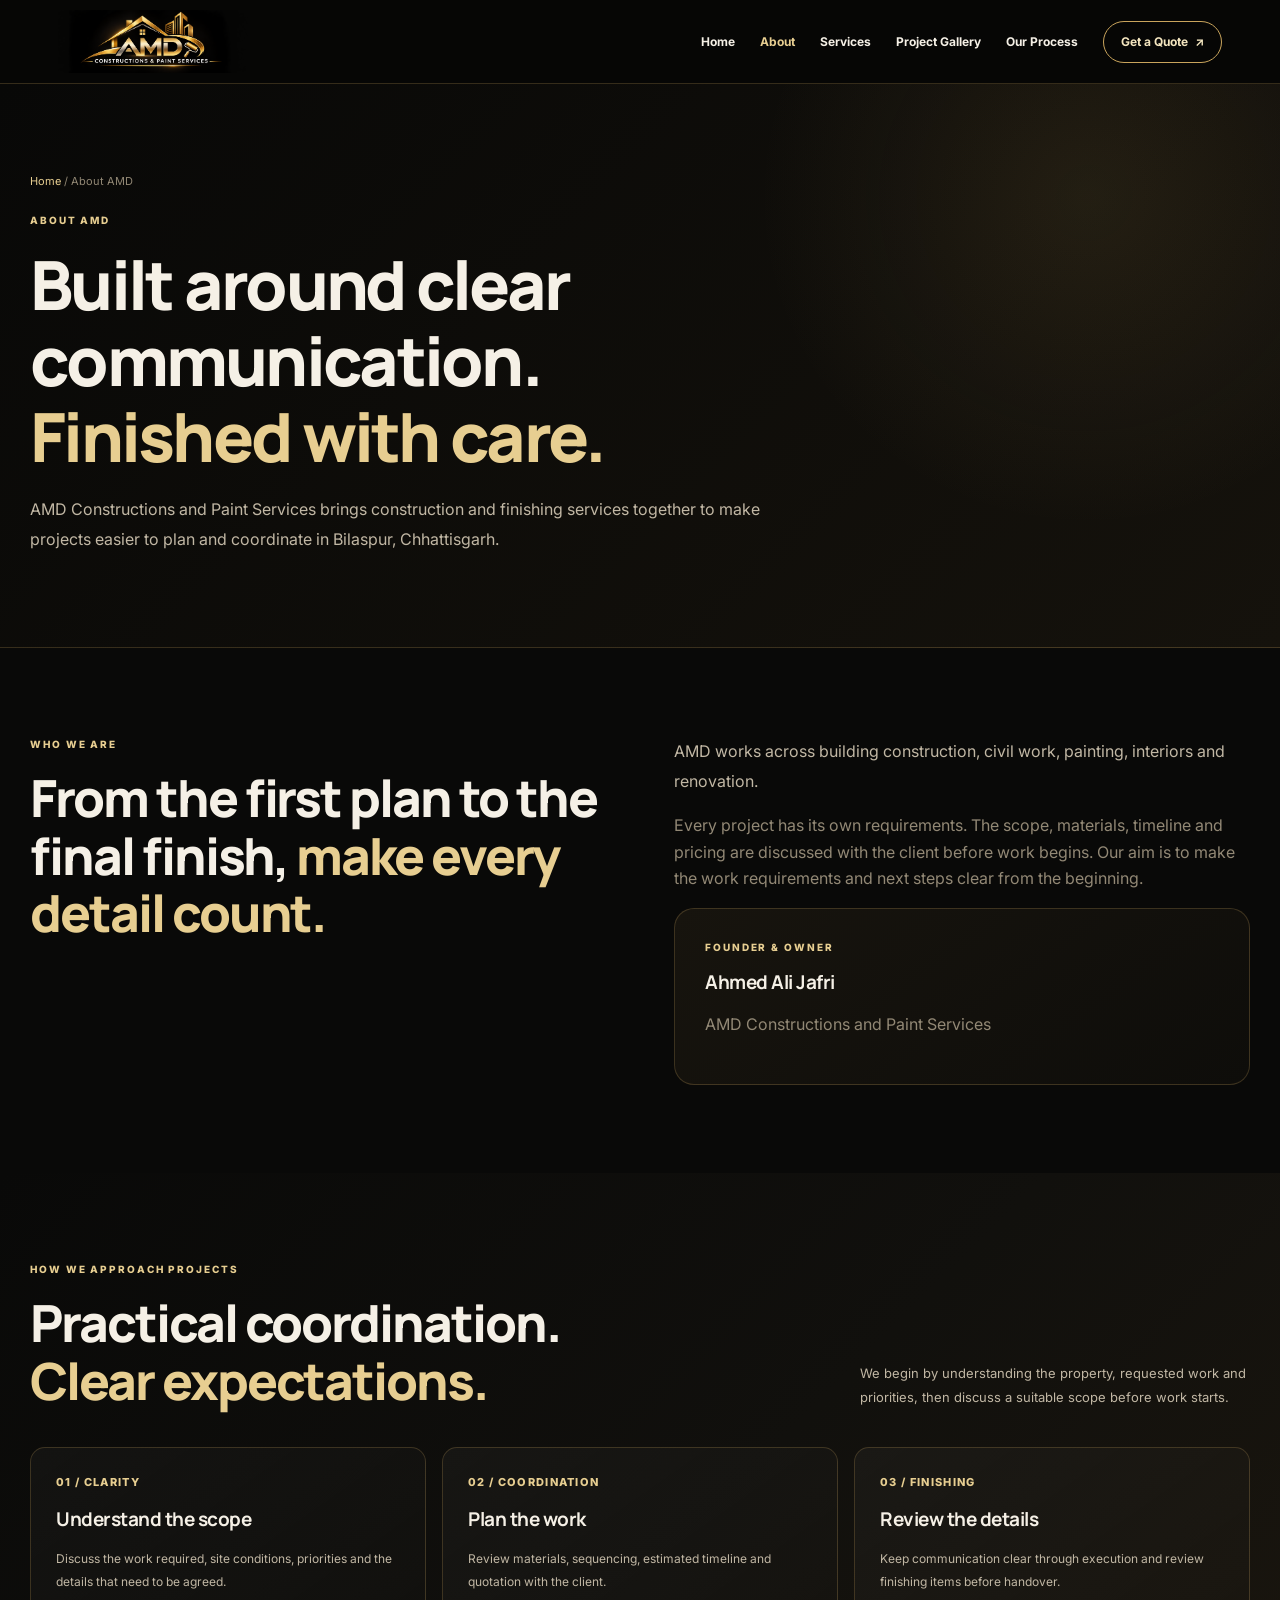
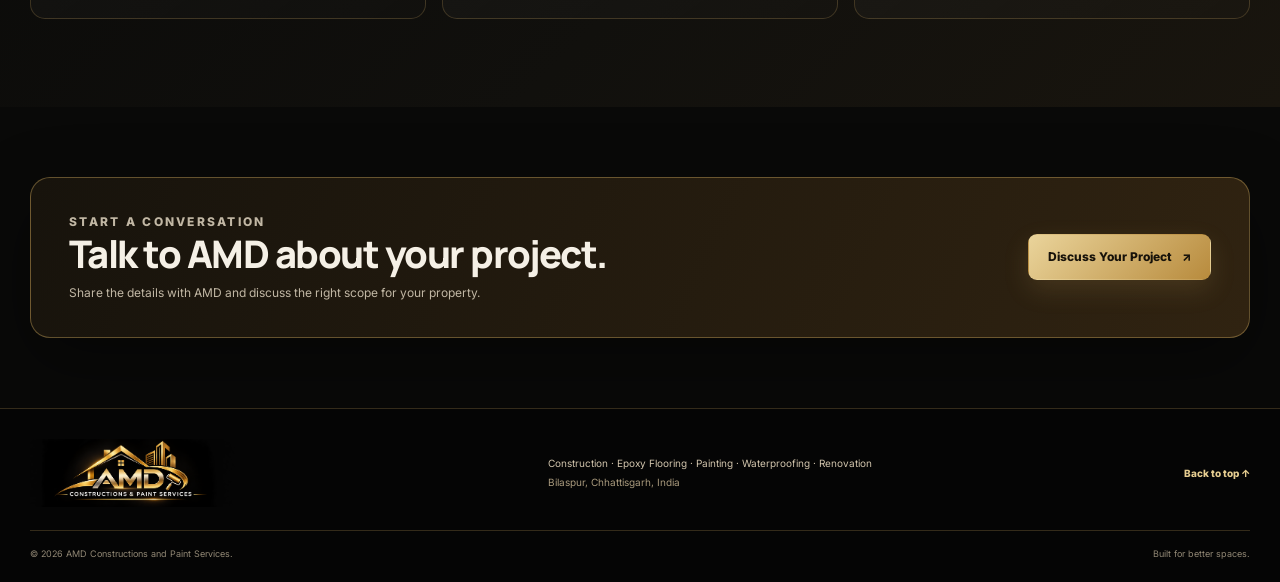
<file: about.html>
<!doctype html>
<html lang="en-IN">
<head>
  <meta charset="utf-8">
  <meta name="viewport" content="width=device-width, initial-scale=1">
  <meta name="theme-color" content="#090908">
  <meta name="description" content="Learn about AMD Constructions and Paint Services in Bilaspur, Chhattisgarh, and its coordinated approach to construction, civil work, painting, interiors and renovation.">
  <meta name="robots" content="index, follow, max-image-preview:large">
  <meta name="author" content="AMD Constructions and Paint Services">
  <link rel="canonical" href="https://amdconstructions.github.io/about.html">
  <link rel="icon" type="image/svg+xml" href="assets/amd-favicon.svg">
  <meta property="og:type" content="website">
  <meta property="og:site_name" content="AMD Constructions and Paint Services">
  <meta property="og:title" content="About AMD | Constructions and Paint Services in Bilaspur">
  <meta property="og:description" content="Learn about AMD Constructions and Paint Services in Bilaspur, Chhattisgarh, and its coordinated approach to construction, civil work, painting, interiors and renovation.">
  <meta property="og:url" content="https://amdconstructions.github.io/about.html">
  <meta property="og:image" content="https://amdconstructions.github.io/assets/amd-logo-premium-gold.png">
  <title>About AMD | Constructions and Paint Services in Bilaspur</title>
  <link rel="preconnect" href="https://fonts.googleapis.com">
  <link rel="preconnect" href="https://fonts.gstatic.com" crossorigin>
  <link href="https://fonts.googleapis.com/css2?family=Inter:wght@400;500;600;700;800&family=Manrope:wght@500;600;700;800&display=swap" rel="stylesheet">
  <link rel="stylesheet" href="styles.css">
  
</head>
<body id="top">
<a class="skip-link" href="#main">Skip to content</a>
<header class="site-header">
  <div class="nav-wrap">
    <a class="brand" href="index.html" aria-label="AMD Constructions and Paint Services home">
      <img class="brand-logo" src="assets/amd-logo-premium-gold.png" alt="AMD Constructions and Paint Services logo" width="190" height="64">
    </a>
    <button class="menu-toggle" type="button" aria-label="Open navigation menu" aria-expanded="false" aria-controls="primary-nav">
      <span></span><span></span><span></span>
    </button>
    <nav class="nav" id="primary-nav" aria-label="Main navigation">
      <a href="index.html">Home</a><a href="about.html" aria-current="page">About</a><a href="services.html">Services</a><a href="projects.html">Project Gallery</a><a href="process.html">Our Process</a>
      <a href="contact.html" class="nav-cta">Get a Quote <span aria-hidden="true">↗</span></a>
    </nav>
  </div>
</header>
<main id="main">
<section class="page-hero"><div class="container">
  <p class="breadcrumb"><a href="index.html">Home</a> / About AMD</p>
  <p class="section-kicker">ABOUT AMD</p>
  <h1>Built around clear communication.<br><span>Finished with care.</span></h1>
  <p class="lead">AMD Constructions and Paint Services brings construction and finishing services together to make projects easier to plan and coordinate in Bilaspur, Chhattisgarh.</p>
</div></section>
<section class="section"><div class="container split-layout">
  <div><p class="section-kicker">WHO WE ARE</p><h2>From the first plan to the final finish, <span>make every detail count.</span></h2></div>
  <div><p class="lead">AMD works across building construction, civil work, painting, interiors and renovation.</p><p class="muted">Every project has its own requirements. The scope, materials, timeline and pricing are discussed with the client before work begins. Our aim is to make the work requirements and next steps clear from the beginning.</p><div class="feature-panel"><p class="section-kicker">FOUNDER & OWNER</p><h3>Ahmed Ali Jafri</h3><p class="muted">AMD Constructions and Paint Services</p></div></div>
</div></section>
<section class="section section-dark"><div class="container">
  <div class="section-heading"><div><p class="section-kicker">HOW WE APPROACH PROJECTS</p><h2>Practical coordination.<br><span>Clear expectations.</span></h2></div><p>We begin by understanding the property, requested work and priorities, then discuss a suitable scope before work starts.</p></div>
  <div class="card-grid">
    <article class="card"><span class="card-index">01 / CLARITY</span><h3>Understand the scope</h3><p>Discuss the work required, site conditions, priorities and the details that need to be agreed.</p></article>
    <article class="card"><span class="card-index">02 / COORDINATION</span><h3>Plan the work</h3><p>Review materials, sequencing, estimated timeline and quotation with the client.</p></article>
    <article class="card"><span class="card-index">03 / FINISHING</span><h3>Review the details</h3><p>Keep communication clear through execution and review finishing items before handover.</p></article>
  </div>
</div></section>
<section class="container cta-panel">
  <div><p class="section-kicker">START A CONVERSATION</p><h2>Talk to AMD about your project.</h2><p>Share the details with AMD and discuss the right scope for your property.</p></div>
  <a class="btn btn-primary" href="contact.html">Discuss Your Project <span aria-hidden="true">↗</span></a>
</section></main>
<footer class="site-footer">
  <div class="container">
    <div class="footer-main">
      <a class="brand footer-brand" href="index.html" aria-label="AMD Constructions and Paint Services home">
        <img class="brand-logo" src="assets/amd-logo-premium-gold.png" alt="AMD Constructions and Paint Services logo" width="205" height="72" loading="lazy">
      </a>
      <p>Construction · Epoxy Flooring · Painting · Waterproofing · Renovation<br><span>Bilaspur, Chhattisgarh, India</span></p>
      <a class="back-top" href="#top">Back to top ↑</a>
    </div>
    <div class="footer-bottom">
      <span>© <span id="year">2026</span> AMD Constructions and Paint Services.</span>
      <span>Built for better spaces.</span>
    </div>
  </div>
</footer>
<script src="script.js" defer></script>
</body>
</html>
</file>
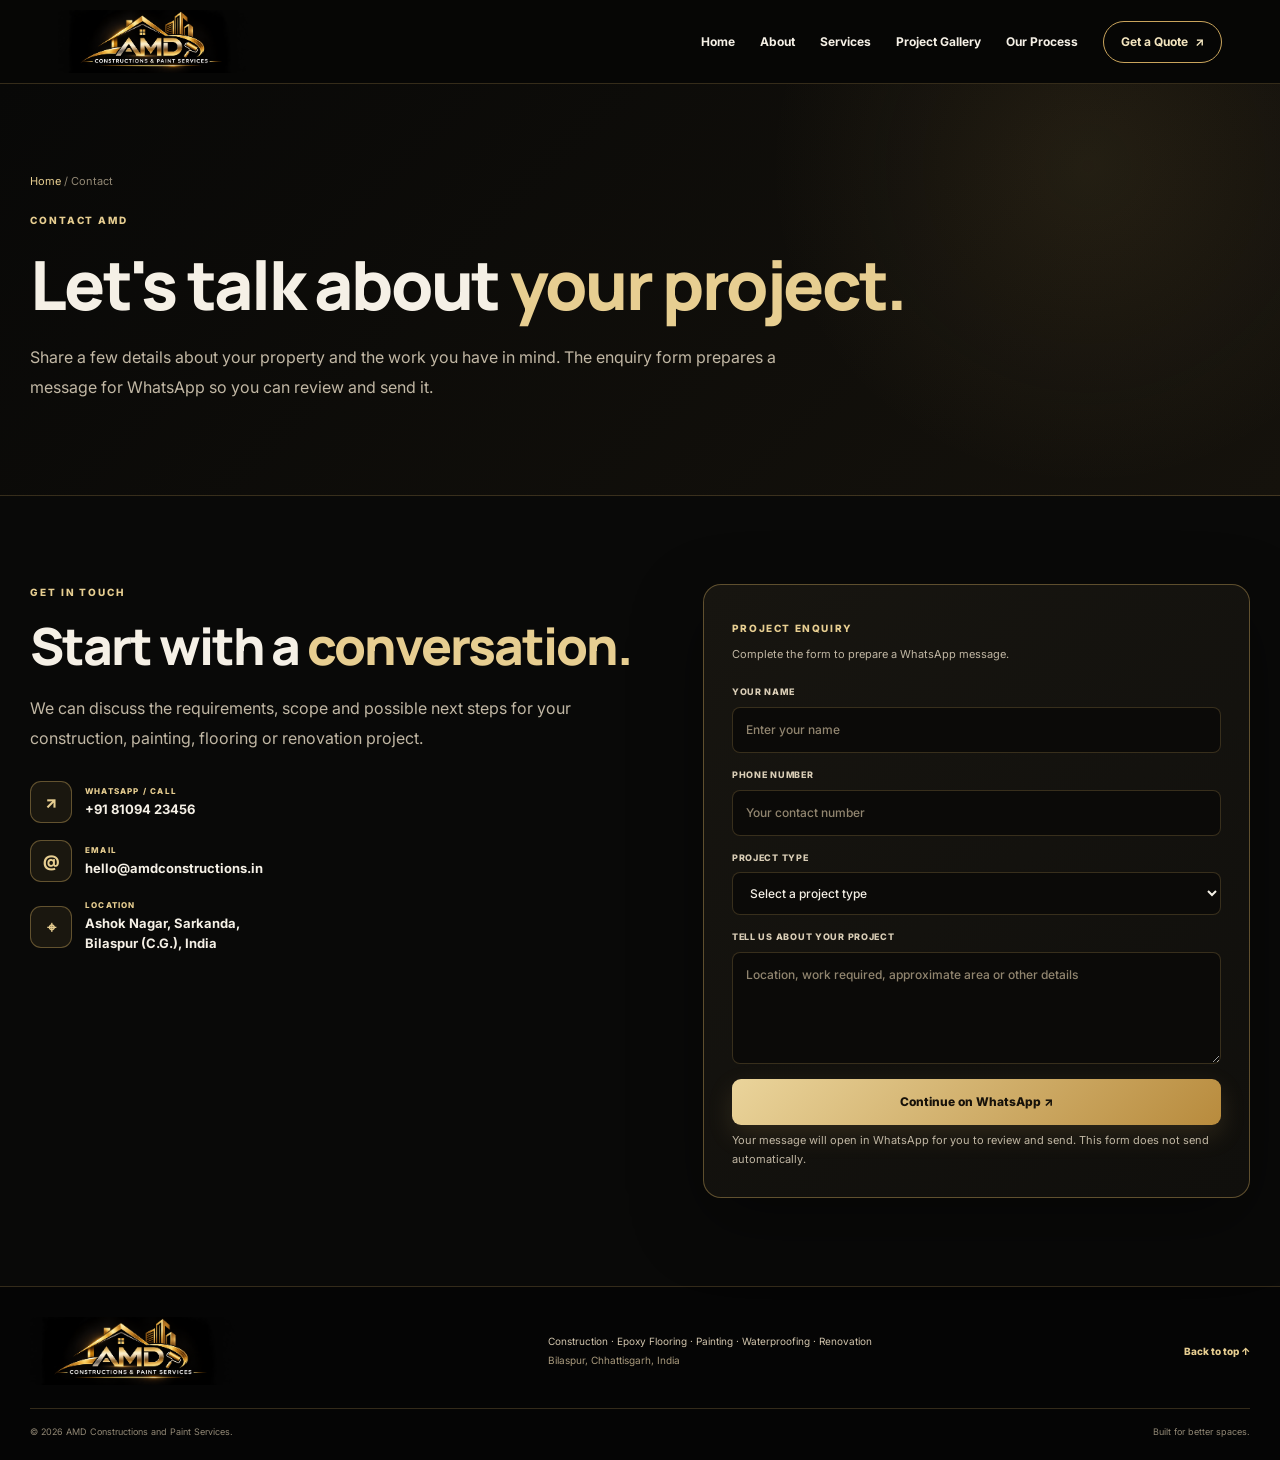
<file: contact.html>
<!doctype html>
<html lang="en-IN">
<head>
  <meta charset="utf-8">
  <meta name="viewport" content="width=device-width, initial-scale=1">
  <meta name="theme-color" content="#090908">
  <meta name="description" content="Contact AMD Constructions and Paint Services in Bilaspur, Chhattisgarh. Call or WhatsApp +91 81094 23456, email hello@amdconstructions.in, or send a project enquiry.">
  <meta name="robots" content="index, follow, max-image-preview:large">
  <meta name="author" content="AMD Constructions and Paint Services">
  <link rel="canonical" href="https://amdconstructions.github.io/contact.html">
  <link rel="icon" type="image/svg+xml" href="assets/amd-favicon.svg">
  <meta property="og:type" content="website">
  <meta property="og:site_name" content="AMD Constructions and Paint Services">
  <meta property="og:title" content="Contact AMD | Get a Construction or Painting Quote in Bilaspur">
  <meta property="og:description" content="Contact AMD Constructions and Paint Services in Bilaspur, Chhattisgarh. Call or WhatsApp +91 81094 23456, email hello@amdconstructions.in, or send a project enquiry.">
  <meta property="og:url" content="https://amdconstructions.github.io/contact.html">
  <meta property="og:image" content="https://amdconstructions.github.io/assets/amd-logo-premium-gold.png">
  <title>Contact AMD | Get a Construction or Painting Quote in Bilaspur</title>
  <link rel="preconnect" href="https://fonts.googleapis.com">
  <link rel="preconnect" href="https://fonts.gstatic.com" crossorigin>
  <link href="https://fonts.googleapis.com/css2?family=Inter:wght@400;500;600;700;800&family=Manrope:wght@500;600;700;800&display=swap" rel="stylesheet">
  <link rel="stylesheet" href="styles.css">
  
</head>
<body id="top">
<a class="skip-link" href="#main">Skip to content</a>
<header class="site-header">
  <div class="nav-wrap">
    <a class="brand" href="index.html" aria-label="AMD Constructions and Paint Services home">
      <img class="brand-logo" src="assets/amd-logo-premium-gold.png" alt="AMD Constructions and Paint Services logo" width="190" height="64">
    </a>
    <button class="menu-toggle" type="button" aria-label="Open navigation menu" aria-expanded="false" aria-controls="primary-nav">
      <span></span><span></span><span></span>
    </button>
    <nav class="nav" id="primary-nav" aria-label="Main navigation">
      <a href="index.html">Home</a><a href="about.html">About</a><a href="services.html">Services</a><a href="projects.html">Project Gallery</a><a href="process.html">Our Process</a>
      <a href="contact.html" class="nav-cta" aria-current="page">Get a Quote <span aria-hidden="true">↗</span></a>
    </nav>
  </div>
</header>
<main id="main">
<section class="page-hero"><div class="container">
  <p class="breadcrumb"><a href="index.html">Home</a> / Contact</p>
  <p class="section-kicker">CONTACT AMD</p>
  <h1>Let's talk about <span>your project.</span></h1>
  <p class="lead">Share a few details about your property and the work you have in mind. The enquiry form prepares a message for WhatsApp so you can review and send it.</p>
</div></section>
<section class="section"><div class="container contact-grid">
  <div class="contact-copy">
    <p class="section-kicker">GET IN TOUCH</p>
    <h2>Start with a <span>conversation.</span></h2>
    <p class="lead">We can discuss the requirements, scope and possible next steps for your construction, painting, flooring or renovation project.</p>
    <div class="contact-details">
      <a href="https://wa.me/918109423456" target="_blank" rel="noopener noreferrer"><span class="contact-icon" aria-hidden="true">↗</span><span><small>WHATSAPP / CALL</small><strong>+91 81094 23456</strong></span></a>
      <a href="mailto:hello@amdconstructions.in"><span class="contact-icon" aria-hidden="true">@</span><span><small>EMAIL</small><strong>hello@amdconstructions.in</strong></span></a>
      <div><span class="contact-icon" aria-hidden="true">⌖</span><span><small>LOCATION</small><strong>Ashok Nagar, Sarkanda,<br>Bilaspur (C.G.), India</strong></span></div>
    </div>
  </div>
  <form class="contact-form" id="enquiry-form">
    <div class="form-heading"><span>PROJECT ENQUIRY</span><p>Complete the form to prepare a WhatsApp message.</p></div>
    <label for="customer-name">Your name<input id="customer-name" name="name" autocomplete="name" required maxlength="100" placeholder="Enter your name"></label>
    <label for="customer-phone">Phone number<input id="customer-phone" name="phone" autocomplete="tel" inputmode="tel" required maxlength="25" placeholder="Your contact number"></label>
    <label for="project-type">Project type<select id="project-type" name="type" required><option value="">Select a project type</option><option value="Building Construction">Building Construction</option><option value="Civil & Structural Work">Civil & Structural Work</option><option value="Painting & Finishing">Painting & Finishing</option><option value="Epoxy Flooring">Epoxy Flooring</option><option value="Flooring & Tiling">Flooring & Tiling</option><option value="Waterproofing Solutions">Waterproofing Solutions</option><option value="Renovation & Repairs">Renovation & Repairs</option><option value="Plastering & Masonry">Plastering & Masonry</option><option value="False Ceiling & Partitions">False Ceiling & Partitions</option><option value="Electrical & Plumbing">Electrical & Plumbing</option><option value="Interior Improvements">Interior Improvements</option><option value="Combined Project Packages">Combined Project Packages</option><option value="Other / Not sure yet">Other / Not sure yet</option></select></label>
    <label for="project-message">Tell us about your project<textarea id="project-message" name="message" required maxlength="1500" rows="4" placeholder="Location, work required, approximate area or other details"></textarea></label>
    <button class="btn btn-primary form-submit" type="submit">Continue on WhatsApp ↗</button>
    <p class="form-note" id="form-note" role="status" aria-live="polite">Your message will open in WhatsApp for you to review and send. This form does not send automatically.</p>
  </form>
</div></section>
</main>
<footer class="site-footer">
  <div class="container">
    <div class="footer-main">
      <a class="brand footer-brand" href="index.html" aria-label="AMD Constructions and Paint Services home">
        <img class="brand-logo" src="assets/amd-logo-premium-gold.png" alt="AMD Constructions and Paint Services logo" width="205" height="72" loading="lazy">
      </a>
      <p>Construction · Epoxy Flooring · Painting · Waterproofing · Renovation<br><span>Bilaspur, Chhattisgarh, India</span></p>
      <a class="back-top" href="#top">Back to top ↑</a>
    </div>
    <div class="footer-bottom">
      <span>© <span id="year">2026</span> AMD Constructions and Paint Services.</span>
      <span>Built for better spaces.</span>
    </div>
  </div>
</footer>
<script src="script.js" defer></script>
</body>
</html>
</file>
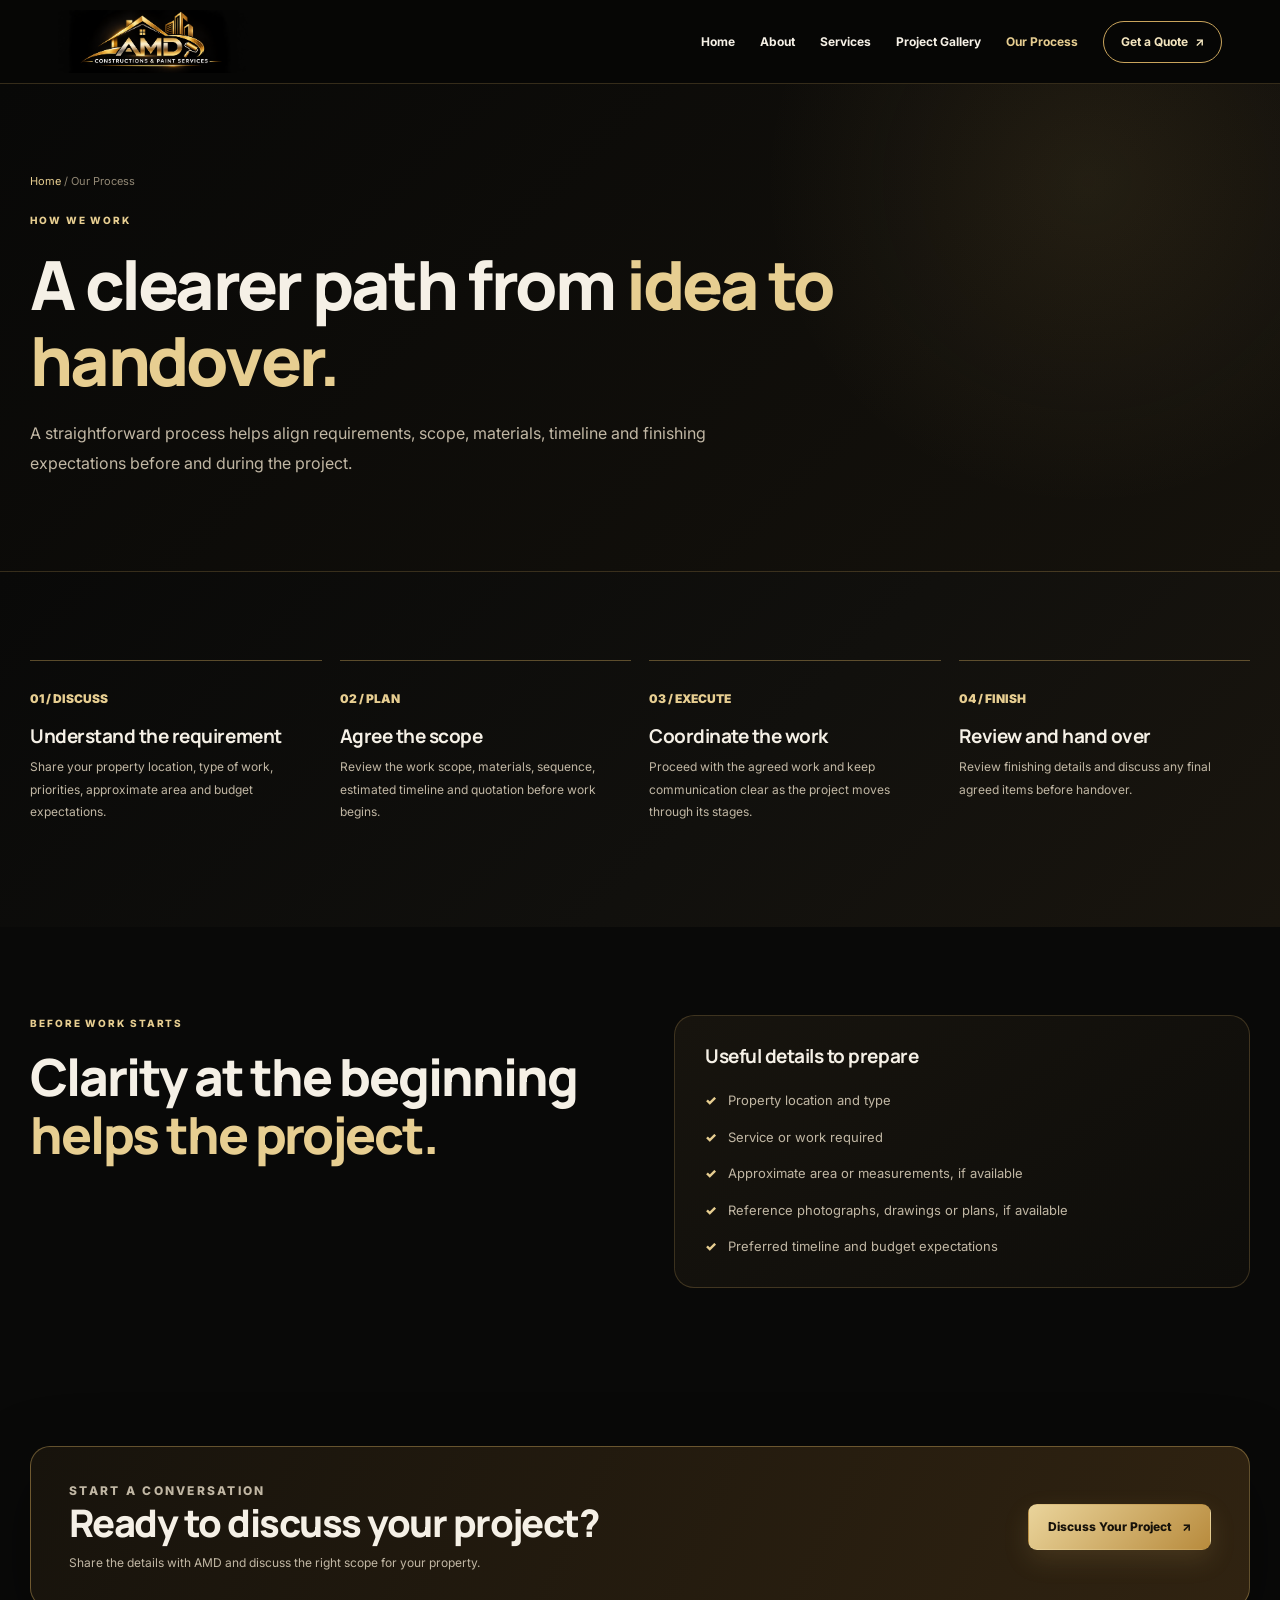
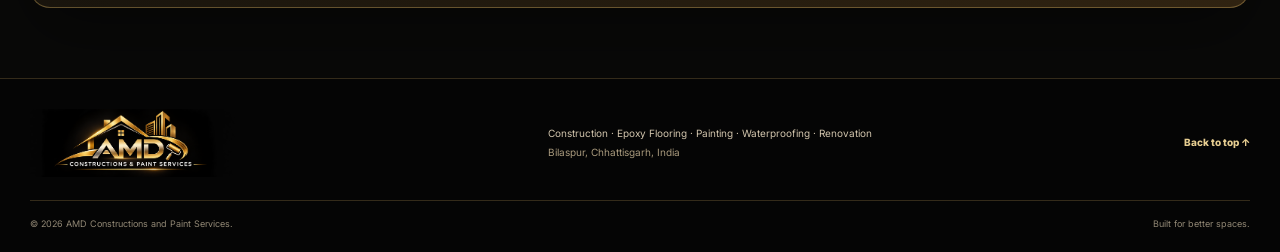
<file: process.html>
<!doctype html>
<html lang="en-IN">
<head>
  <meta charset="utf-8">
  <meta name="viewport" content="width=device-width, initial-scale=1">
  <meta name="theme-color" content="#090908">
  <meta name="description" content="Understand the AMD project process: discuss requirements, plan the work scope and materials, coordinate execution, and review finishing details before handover.">
  <meta name="robots" content="index, follow, max-image-preview:large">
  <meta name="author" content="AMD Constructions and Paint Services">
  <link rel="canonical" href="https://amdconstructions.github.io/process.html">
  <link rel="icon" type="image/svg+xml" href="assets/amd-favicon.svg">
  <meta property="og:type" content="website">
  <meta property="og:site_name" content="AMD Constructions and Paint Services">
  <meta property="og:title" content="Our Process | AMD Constructions and Paint Services">
  <meta property="og:description" content="Understand the AMD project process: discuss requirements, plan the work scope and materials, coordinate execution, and review finishing details before handover.">
  <meta property="og:url" content="https://amdconstructions.github.io/process.html">
  <meta property="og:image" content="https://amdconstructions.github.io/assets/amd-logo-premium-gold.png">
  <title>Our Process | AMD Constructions and Paint Services</title>
  <link rel="preconnect" href="https://fonts.googleapis.com">
  <link rel="preconnect" href="https://fonts.gstatic.com" crossorigin>
  <link href="https://fonts.googleapis.com/css2?family=Inter:wght@400;500;600;700;800&family=Manrope:wght@500;600;700;800&display=swap" rel="stylesheet">
  <link rel="stylesheet" href="styles.css">
  
</head>
<body id="top">
<a class="skip-link" href="#main">Skip to content</a>
<header class="site-header">
  <div class="nav-wrap">
    <a class="brand" href="index.html" aria-label="AMD Constructions and Paint Services home">
      <img class="brand-logo" src="assets/amd-logo-premium-gold.png" alt="AMD Constructions and Paint Services logo" width="190" height="64">
    </a>
    <button class="menu-toggle" type="button" aria-label="Open navigation menu" aria-expanded="false" aria-controls="primary-nav">
      <span></span><span></span><span></span>
    </button>
    <nav class="nav" id="primary-nav" aria-label="Main navigation">
      <a href="index.html">Home</a><a href="about.html">About</a><a href="services.html">Services</a><a href="projects.html">Project Gallery</a><a href="process.html" aria-current="page">Our Process</a>
      <a href="contact.html" class="nav-cta">Get a Quote <span aria-hidden="true">↗</span></a>
    </nav>
  </div>
</header>
<main id="main">
<section class="page-hero"><div class="container">
  <p class="breadcrumb"><a href="index.html">Home</a> / Our Process</p>
  <p class="section-kicker">HOW WE WORK</p>
  <h1>A clearer path from <span>idea to handover.</span></h1>
  <p class="lead">A straightforward process helps align requirements, scope, materials, timeline and finishing expectations before and during the project.</p>
</div></section>
<section class="section section-dark"><div class="container">
  <div class="process-grid">
    <article class="process-step"><span>01 / DISCUSS</span><h3>Understand the requirement</h3><p>Share your property location, type of work, priorities, approximate area and budget expectations.</p></article>
    <article class="process-step"><span>02 / PLAN</span><h3>Agree the scope</h3><p>Review the work scope, materials, sequence, estimated timeline and quotation before work begins.</p></article>
    <article class="process-step"><span>03 / EXECUTE</span><h3>Coordinate the work</h3><p>Proceed with the agreed work and keep communication clear as the project moves through its stages.</p></article>
    <article class="process-step"><span>04 / FINISH</span><h3>Review and hand over</h3><p>Review finishing details and discuss any final agreed items before handover.</p></article>
  </div>
</div></section>
<section class="section"><div class="container split-layout">
  <div><p class="section-kicker">BEFORE WORK STARTS</p><h2>Clarity at the beginning <span>helps the project.</span></h2></div>
  <div class="feature-panel"><h3>Useful details to prepare</h3><ul class="feature-list">
    <li>Property location and type</li>
    <li>Service or work required</li>
    <li>Approximate area or measurements, if available</li>
    <li>Reference photographs, drawings or plans, if available</li>
    <li>Preferred timeline and budget expectations</li>
  </ul></div>
</div></section>
<section class="container cta-panel">
  <div><p class="section-kicker">START A CONVERSATION</p><h2>Ready to discuss your project?</h2><p>Share the details with AMD and discuss the right scope for your property.</p></div>
  <a class="btn btn-primary" href="contact.html">Discuss Your Project <span aria-hidden="true">↗</span></a>
</section></main>
<footer class="site-footer">
  <div class="container">
    <div class="footer-main">
      <a class="brand footer-brand" href="index.html" aria-label="AMD Constructions and Paint Services home">
        <img class="brand-logo" src="assets/amd-logo-premium-gold.png" alt="AMD Constructions and Paint Services logo" width="205" height="72" loading="lazy">
      </a>
      <p>Construction · Epoxy Flooring · Painting · Waterproofing · Renovation<br><span>Bilaspur, Chhattisgarh, India</span></p>
      <a class="back-top" href="#top">Back to top ↑</a>
    </div>
    <div class="footer-bottom">
      <span>© <span id="year">2026</span> AMD Constructions and Paint Services.</span>
      <span>Built for better spaces.</span>
    </div>
  </div>
</footer>
<script src="script.js" defer></script>
</body>
</html>
</file>
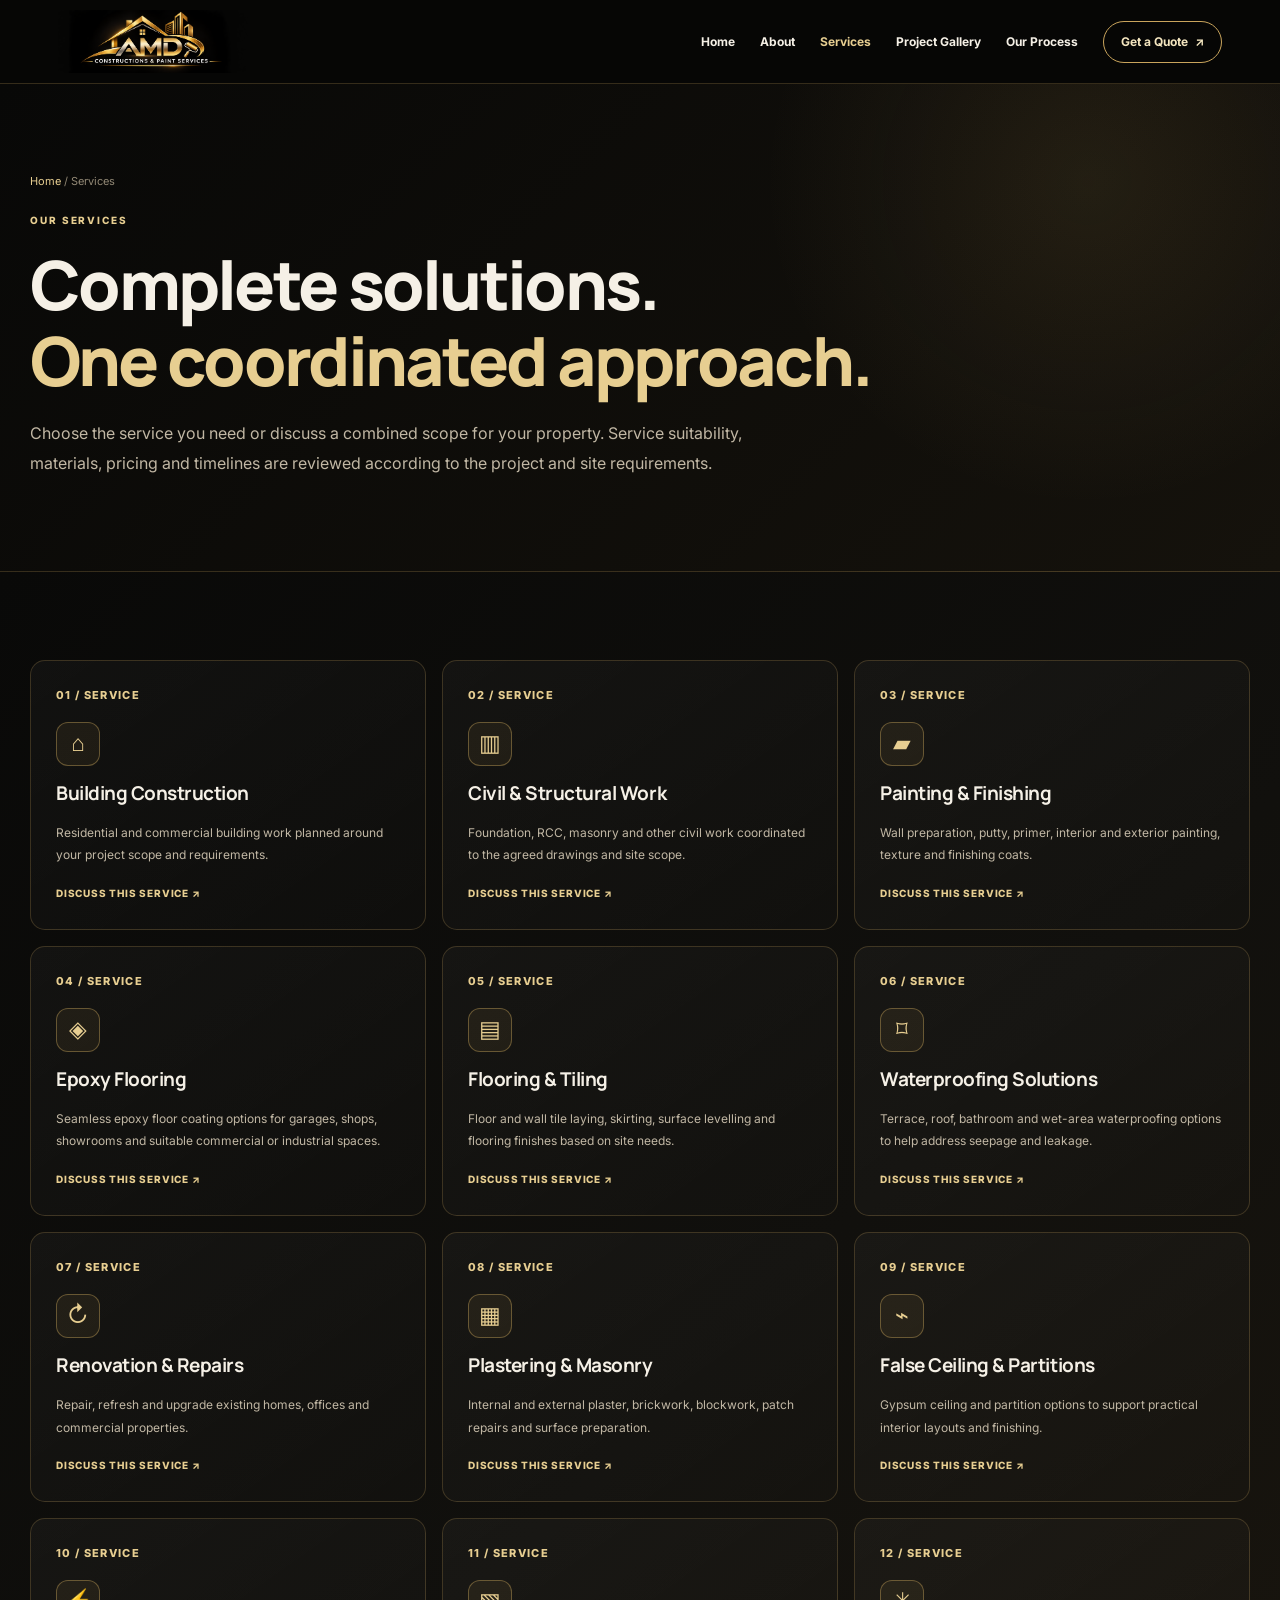
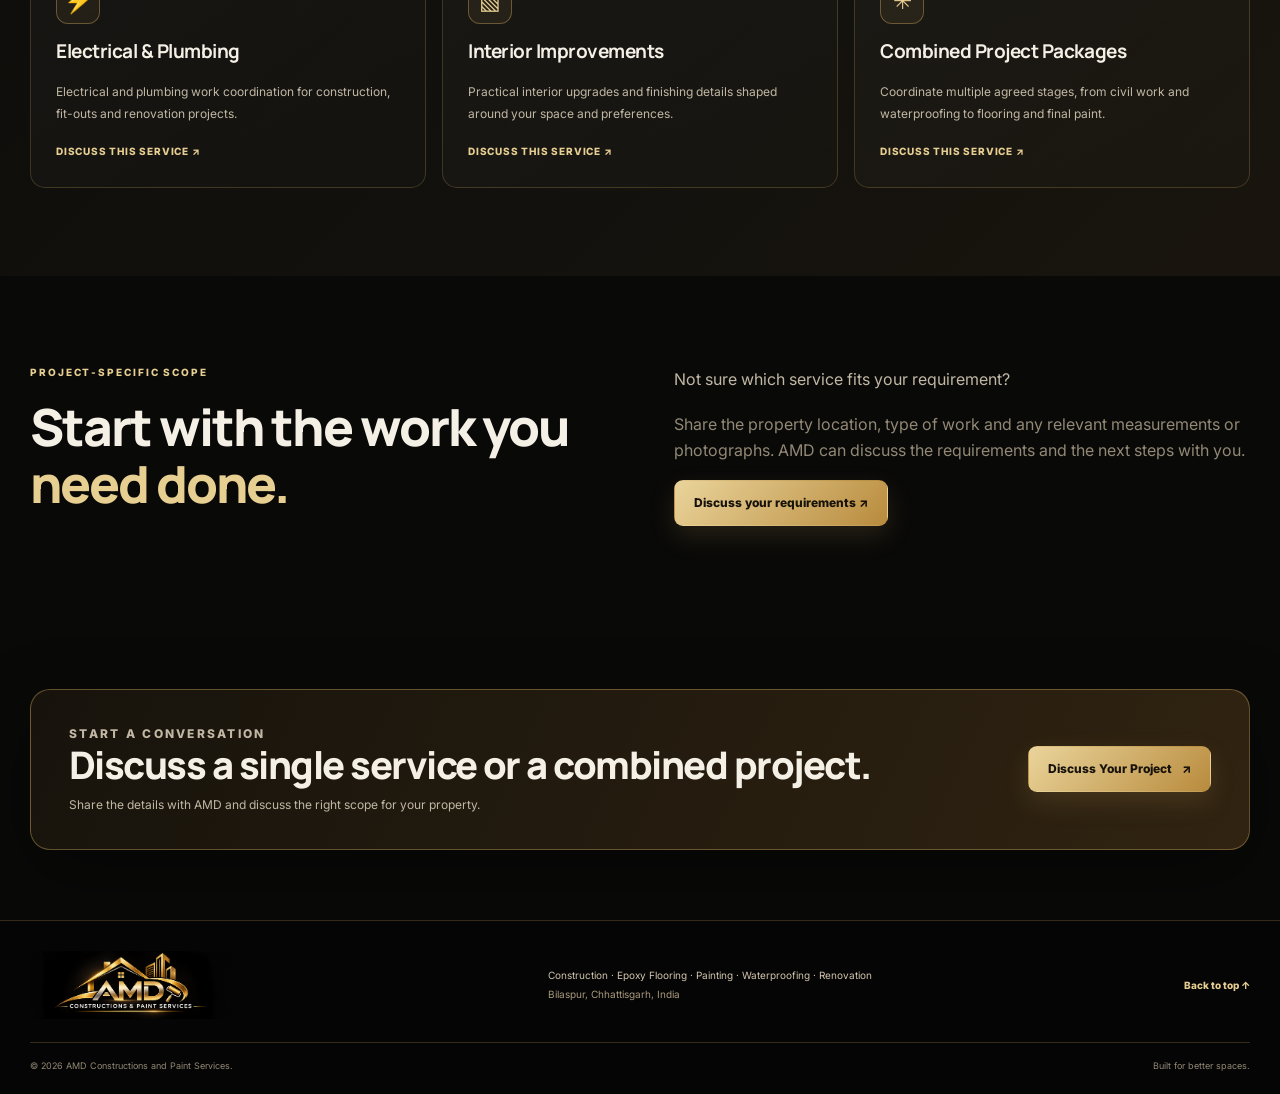
<file: services.html>
<!doctype html>
<html lang="en-IN">
<head>
  <meta charset="utf-8">
  <meta name="viewport" content="width=device-width, initial-scale=1">
  <meta name="theme-color" content="#090908">
  <meta name="description" content="Explore AMD service options in Bilaspur: building construction, civil and structural work, painting, epoxy flooring, tiling, waterproofing, renovation, masonry, ceiling, electrical, plumbing and interiors.">
  <meta name="robots" content="index, follow, max-image-preview:large">
  <meta name="author" content="AMD Constructions and Paint Services">
  <link rel="canonical" href="https://amdconstructions.github.io/services.html">
  <link rel="icon" type="image/svg+xml" href="assets/amd-favicon.svg">
  <meta property="og:type" content="website">
  <meta property="og:site_name" content="AMD Constructions and Paint Services">
  <meta property="og:title" content="Construction, Painting & Flooring Services | AMD Bilaspur">
  <meta property="og:description" content="Explore AMD service options in Bilaspur: building construction, civil and structural work, painting, epoxy flooring, tiling, waterproofing, renovation, masonry, ceiling, electrical, plumbing and interiors.">
  <meta property="og:url" content="https://amdconstructions.github.io/services.html">
  <meta property="og:image" content="https://amdconstructions.github.io/assets/amd-logo-premium-gold.png">
  <title>Construction, Painting & Flooring Services | AMD Bilaspur</title>
  <link rel="preconnect" href="https://fonts.googleapis.com">
  <link rel="preconnect" href="https://fonts.gstatic.com" crossorigin>
  <link href="https://fonts.googleapis.com/css2?family=Inter:wght@400;500;600;700;800&family=Manrope:wght@500;600;700;800&display=swap" rel="stylesheet">
  <link rel="stylesheet" href="styles.css">
  
</head>
<body id="top">
<a class="skip-link" href="#main">Skip to content</a>
<header class="site-header">
  <div class="nav-wrap">
    <a class="brand" href="index.html" aria-label="AMD Constructions and Paint Services home">
      <img class="brand-logo" src="assets/amd-logo-premium-gold.png" alt="AMD Constructions and Paint Services logo" width="190" height="64">
    </a>
    <button class="menu-toggle" type="button" aria-label="Open navigation menu" aria-expanded="false" aria-controls="primary-nav">
      <span></span><span></span><span></span>
    </button>
    <nav class="nav" id="primary-nav" aria-label="Main navigation">
      <a href="index.html">Home</a><a href="about.html">About</a><a href="services.html" aria-current="page">Services</a><a href="projects.html">Project Gallery</a><a href="process.html">Our Process</a>
      <a href="contact.html" class="nav-cta">Get a Quote <span aria-hidden="true">↗</span></a>
    </nav>
  </div>
</header>
<main id="main">
<section class="page-hero"><div class="container">
  <p class="breadcrumb"><a href="index.html">Home</a> / Services</p>
  <p class="section-kicker">OUR SERVICES</p>
  <h1>Complete solutions.<br><span>One coordinated approach.</span></h1>
  <p class="lead">Choose the service you need or discuss a combined scope for your property. Service suitability, materials, pricing and timelines are reviewed according to the project and site requirements.</p>
</div></section>
<section class="section section-dark"><div class="container">
  <div class="card-grid"><article class="card service-card">
  <span class="card-index">01 / SERVICE</span>
  <div class="service-symbol" aria-hidden="true">⌂</div>
  <h3>Building Construction</h3><p>Residential and commercial building work planned around your project scope and requirements.</p>
  <a class="card-link" href="contact.html?service=Building%20Construction">Discuss this service ↗</a>
</article>
<article class="card service-card">
  <span class="card-index">02 / SERVICE</span>
  <div class="service-symbol" aria-hidden="true">▥</div>
  <h3>Civil & Structural Work</h3><p>Foundation, RCC, masonry and other civil work coordinated to the agreed drawings and site scope.</p>
  <a class="card-link" href="contact.html?service=Civil%20%26%20Structural%20Work">Discuss this service ↗</a>
</article>
<article class="card service-card">
  <span class="card-index">03 / SERVICE</span>
  <div class="service-symbol" aria-hidden="true">▰</div>
  <h3>Painting & Finishing</h3><p>Wall preparation, putty, primer, interior and exterior painting, texture and finishing coats.</p>
  <a class="card-link" href="contact.html?service=Painting%20%26%20Finishing">Discuss this service ↗</a>
</article>
<article class="card service-card">
  <span class="card-index">04 / SERVICE</span>
  <div class="service-symbol" aria-hidden="true">◈</div>
  <h3>Epoxy Flooring</h3><p>Seamless epoxy floor coating options for garages, shops, showrooms and suitable commercial or industrial spaces.</p>
  <a class="card-link" href="contact.html?service=Epoxy%20Flooring">Discuss this service ↗</a>
</article>
<article class="card service-card">
  <span class="card-index">05 / SERVICE</span>
  <div class="service-symbol" aria-hidden="true">▤</div>
  <h3>Flooring & Tiling</h3><p>Floor and wall tile laying, skirting, surface levelling and flooring finishes based on site needs.</p>
  <a class="card-link" href="contact.html?service=Flooring%20%26%20Tiling">Discuss this service ↗</a>
</article>
<article class="card service-card">
  <span class="card-index">06 / SERVICE</span>
  <div class="service-symbol" aria-hidden="true">⌑</div>
  <h3>Waterproofing Solutions</h3><p>Terrace, roof, bathroom and wet-area waterproofing options to help address seepage and leakage.</p>
  <a class="card-link" href="contact.html?service=Waterproofing%20Solutions">Discuss this service ↗</a>
</article>
<article class="card service-card">
  <span class="card-index">07 / SERVICE</span>
  <div class="service-symbol" aria-hidden="true">↻</div>
  <h3>Renovation & Repairs</h3><p>Repair, refresh and upgrade existing homes, offices and commercial properties.</p>
  <a class="card-link" href="contact.html?service=Renovation%20%26%20Repairs">Discuss this service ↗</a>
</article>
<article class="card service-card">
  <span class="card-index">08 / SERVICE</span>
  <div class="service-symbol" aria-hidden="true">▦</div>
  <h3>Plastering & Masonry</h3><p>Internal and external plaster, brickwork, blockwork, patch repairs and surface preparation.</p>
  <a class="card-link" href="contact.html?service=Plastering%20%26%20Masonry">Discuss this service ↗</a>
</article>
<article class="card service-card">
  <span class="card-index">09 / SERVICE</span>
  <div class="service-symbol" aria-hidden="true">⌁</div>
  <h3>False Ceiling & Partitions</h3><p>Gypsum ceiling and partition options to support practical interior layouts and finishing.</p>
  <a class="card-link" href="contact.html?service=False%20Ceiling%20%26%20Partitions">Discuss this service ↗</a>
</article>
<article class="card service-card">
  <span class="card-index">10 / SERVICE</span>
  <div class="service-symbol" aria-hidden="true">⚡</div>
  <h3>Electrical & Plumbing</h3><p>Electrical and plumbing work coordination for construction, fit-outs and renovation projects.</p>
  <a class="card-link" href="contact.html?service=Electrical%20%26%20Plumbing">Discuss this service ↗</a>
</article>
<article class="card service-card">
  <span class="card-index">11 / SERVICE</span>
  <div class="service-symbol" aria-hidden="true">▧</div>
  <h3>Interior Improvements</h3><p>Practical interior upgrades and finishing details shaped around your space and preferences.</p>
  <a class="card-link" href="contact.html?service=Interior%20Improvements">Discuss this service ↗</a>
</article>
<article class="card service-card">
  <span class="card-index">12 / SERVICE</span>
  <div class="service-symbol" aria-hidden="true">✳</div>
  <h3>Combined Project Packages</h3><p>Coordinate multiple agreed stages, from civil work and waterproofing to flooring and final paint.</p>
  <a class="card-link" href="contact.html?service=Combined%20Project%20Packages">Discuss this service ↗</a>
</article></div>
</div></section>
<section class="section"><div class="container split-layout">
  <div><p class="section-kicker">PROJECT-SPECIFIC SCOPE</p><h2>Start with the work you <span>need done.</span></h2></div>
  <div><p class="lead">Not sure which service fits your requirement?</p><p class="muted">Share the property location, type of work and any relevant measurements or photographs. AMD can discuss the requirements and the next steps with you.</p><a class="btn btn-primary" href="contact.html">Discuss your requirements ↗</a></div>
</div></section>
<section class="container cta-panel">
  <div><p class="section-kicker">START A CONVERSATION</p><h2>Discuss a single service or a combined project.</h2><p>Share the details with AMD and discuss the right scope for your property.</p></div>
  <a class="btn btn-primary" href="contact.html">Discuss Your Project <span aria-hidden="true">↗</span></a>
</section></main>
<footer class="site-footer">
  <div class="container">
    <div class="footer-main">
      <a class="brand footer-brand" href="index.html" aria-label="AMD Constructions and Paint Services home">
        <img class="brand-logo" src="assets/amd-logo-premium-gold.png" alt="AMD Constructions and Paint Services logo" width="205" height="72" loading="lazy">
      </a>
      <p>Construction · Epoxy Flooring · Painting · Waterproofing · Renovation<br><span>Bilaspur, Chhattisgarh, India</span></p>
      <a class="back-top" href="#top">Back to top ↑</a>
    </div>
    <div class="footer-bottom">
      <span>© <span id="year">2026</span> AMD Constructions and Paint Services.</span>
      <span>Built for better spaces.</span>
    </div>
  </div>
</footer>
<script src="script.js" defer></script>
</body>
</html>
</file>
<file: styles.css>
/* ==========================================================
   AMD CONSTRUCTIONS & PAINT SERVICES
   Shared responsive black-and-gold stylesheet
   ========================================================== */
:root {
  --bg: #090908;
  --bg-soft: #11100d;
  --bg-card: #15130f;
  --gold: #c9a45c;
  --gold-light: #e7ce91;
  --gold-pale: #f3e5bf;
  --text: #f5f0e6;
  --muted: #c1b7a4;
  --subtle: #928875;
  --line: rgba(201, 164, 92, .24);
  --line-strong: rgba(201, 164, 92, .42);
  --max: 1220px;
  --radius: 20px;
  --shadow: 0 24px 70px rgba(0, 0, 0, .38);
}

* { box-sizing: border-box; }
html { scroll-behavior: smooth; scroll-padding-top: 90px; }
body {
  margin: 0;
  min-width: 320px;
  background: var(--bg);
  color: var(--text);
  font-family: Inter, Arial, sans-serif;
  line-height: 1.65;
  -webkit-font-smoothing: antialiased;
}
img { display: block; max-width: 100%; }
a { color: inherit; text-decoration: none; }
button, input, select, textarea { font: inherit; }
button, a, input, select, textarea { -webkit-tap-highlight-color: transparent; }
a:focus-visible, button:focus-visible, input:focus-visible,
select:focus-visible, textarea:focus-visible {
  outline: 3px solid var(--gold-light);
  outline-offset: 3px;
}
.skip-link {
  position: absolute; left: -9999px; top: 8px; z-index: 2000;
  padding: 10px 14px; color: #111; background: var(--gold-light);
}
.skip-link:focus { left: 8px; }

/* Header and shared navigation */
.site-header {
  position: sticky; top: 0; z-index: 1000;
  background: rgba(7, 7, 6, .96);
  border-bottom: 1px solid var(--line);
  -webkit-backdrop-filter: blur(16px);
  backdrop-filter: blur(16px);
}
.nav-wrap {
  position: relative;
  display: flex; align-items: center; justify-content: space-between;
  gap: 26px; width: 100%; max-width: var(--max);
  margin: 0 auto; padding: 10px 28px;
}
.brand { display: inline-flex; align-items: center; flex: 0 0 auto; }
.brand-logo { width: 190px; height: auto; max-height: 64px; object-fit: contain; }
.nav {
  display: flex; align-items: center; justify-content: flex-end;
  gap: 25px; margin-left: auto;
  color: var(--text); font-size: 12px; font-weight: 700;
}
.nav > a { white-space: nowrap; transition: color .2s, border-color .2s, background .2s; }
.nav > a:hover, .nav > a[aria-current="page"]:not(.nav-cta) { color: var(--gold-light); }
.nav-cta {
  display: inline-flex; align-items: center; justify-content: center; gap: 7px;
  padding: 10px 17px; border: 1px solid var(--gold);
  border-radius: 999px; color: var(--gold-pale);
}
.nav-cta:hover { background: rgba(201,164,92,.10); border-color: var(--gold-light); }
.menu-toggle {
  display: none; flex: 0 0 44px; width: 44px; height: 42px;
  margin-left: auto; padding: 9px 10px;
  border: 1px solid var(--line-strong); border-radius: 10px;
  color: var(--gold-light); background: transparent; cursor: pointer;
}
.menu-toggle span { display: block; height: 2px; margin: 5px 0; border-radius: 2px; background: currentColor; }

/* General page layout and typography */
.container { width: min(100% - 56px, var(--max)); margin-inline: auto; }
.section { padding: 88px 0; }
.section-dark { background: linear-gradient(135deg, #090908 0%, #11100d 58%, #19150e 100%); }
.section-soft { background: #100f0c; }
.eyebrow, .section-kicker {
  margin: 0 0 17px; color: var(--gold-light);
  font-size: 10px; font-weight: 800; letter-spacing: .19em; text-transform: uppercase;
}
.eyebrow { display: flex; align-items: center; gap: 10px; }
.eyebrow::before { content: ""; display: inline-block; width: 25px; height: 2px; background: var(--gold); }
h1, h2, h3 { margin: 0 0 18px; font-family: Manrope, Inter, Arial, sans-serif; line-height: 1.12; letter-spacing: -.04em; }
h1 { font-size: clamp(42px, 5.3vw, 72px); font-weight: 800; }
h2 { font-size: clamp(33px, 4vw, 52px); font-weight: 800; }
h3 { font-size: 19px; letter-spacing: -.025em; }
h1 span, h2 span, .gold-text { color: var(--gold-light); }
p { margin: 0 0 16px; }
.lead { max-width: 720px; color: var(--muted); font-size: 16px; line-height: 1.9; }
.muted { color: var(--subtle); }
.section-heading { display: flex; align-items: end; justify-content: space-between; gap: 40px; margin-bottom: 38px; }
.section-heading h2 { max-width: 680px; margin: 0; }
.section-heading > p { max-width: 390px; margin: 0; color: var(--muted); font-size: 13px; line-height: 1.85; }

/* Buttons */
.button-row { display: flex; flex-wrap: wrap; gap: 12px; }
.btn {
  display: inline-flex; align-items: center; justify-content: center; gap: 10px;
  min-height: 46px; padding: 12px 19px;
  border: 1px solid transparent; border-radius: 9px;
  font-size: 12px; font-weight: 800; cursor: pointer;
  transition: transform .2s, background .2s, border-color .2s;
}
.btn:hover { transform: translateY(-2px); }
.btn-primary { color: #17120a; background: linear-gradient(135deg, #ead49b, #b88b3d); box-shadow: 0 10px 26px rgba(201,164,92,.16); }
.btn-primary:hover { background: linear-gradient(135deg, #f2e2b7, #c9a45c); }
.btn-secondary { color: var(--gold-pale); background: transparent; border-color: var(--line-strong); }
.btn-secondary:hover { background: rgba(201,164,92,.08); border-color: var(--gold-light); }

/* Home page */
.home-hero {
  display: grid; grid-template-columns: 1.02fr .98fr; align-items: center;
  gap: 58px; min-height: 620px; padding: 68px max(28px, calc((100% - var(--max))/2));
  background: radial-gradient(circle at 84% 14%, rgba(201,164,92,.09), transparent 30%), linear-gradient(135deg,#080807,#11100d 62%,#18140d);
  border-bottom: 1px solid var(--line);
}
.hero-copy { max-width: 650px; }
.hero-copy h1 { margin-bottom: 23px; }
.hero-intro { max-width: 600px; margin-bottom: 27px; color: #d2c8b6; font-size: 15px; line-height: 1.9; }
.hero-points { display: flex; gap: 25px; margin-top: 38px; }
.hero-point { display: flex; align-items: flex-start; gap: 9px; color: var(--muted); font-size: 10px; line-height: 1.5; }
.point-number { color: var(--gold-light); font-family: Manrope, sans-serif; font-size: 19px; font-weight: 800; }
.hero-media {
  position: relative; min-height: 430px; height: clamp(420px, 40vw, 540px);
  overflow: hidden; border: 1px solid var(--line-strong); border-radius: 24px; box-shadow: var(--shadow);
  background: #17130d;
}
.hero-media img { width: 100%; height: 100%; object-fit: cover; }
.hero-media::after { content: ""; position: absolute; inset: 0; background: linear-gradient(180deg,transparent 32%,rgba(0,0,0,.78)); }
.hero-caption { position: absolute; z-index: 1; left: 22px; right: 22px; bottom: 22px; display: flex; align-items: center; gap: 13px; }
.caption-mark { display: grid; place-items: center; width: 52px; height: 52px; border-radius: 12px; color: #15110a; background: linear-gradient(135deg,#ead49b,#b88b3d); font-weight: 900; }
.hero-caption strong, .hero-caption small { display: block; }
.hero-caption small { color: #d6c9b1; font-size: 11px; }
.hero-tag { position: absolute; z-index: 1; top: 18px; left: 18px; padding: 8px 12px; border: 1px solid rgba(231,206,145,.45); border-radius: 999px; color: #fff4dc; background: rgba(8,8,8,.68); font-size: 8px; font-weight: 800; letter-spacing: .14em; }
.quick-facts { display: grid; grid-template-columns: repeat(4,1fr); border-bottom: 1px solid var(--line); background: #11100d; }
.fact { padding: 24px 15px; text-align: center; border-right: 1px solid var(--line); }
.fact:last-child { border-right: 0; }
.fact strong, .fact span { display: block; }
.fact strong { color: var(--gold-pale); font: 800 22px/1.3 Manrope, sans-serif; }
.fact span { margin-top: 5px; color: var(--muted); font-size: 10px; }

/* Inner page hero */
.page-hero {
  position: relative; overflow: hidden; padding: 88px 0 76px;
  background: radial-gradient(circle at 85% 20%, rgba(201,164,92,.10), transparent 28%), linear-gradient(135deg,#080807,#15120c);
  border-bottom: 1px solid var(--line);
}
.page-hero h1 { max-width: 900px; margin-bottom: 20px; }
.page-hero .lead { max-width: 760px; }
.breadcrumb { margin-bottom: 22px; color: var(--subtle); font-size: 11px; }
.breadcrumb a { color: var(--gold-light); }

/* Cards and content grids */
.card-grid { display: grid; grid-template-columns: repeat(3,minmax(0,1fr)); gap: 16px; }
.card {
  padding: 25px; border: 1px solid var(--line); border-radius: 15px;
  background: linear-gradient(145deg,rgba(255,255,255,.035),rgba(255,255,255,.012));
}
.card:hover { border-color: var(--line-strong); background: rgba(201,164,92,.045); }
.card-index { display: block; margin-bottom: 18px; color: var(--gold-light); font-size: 11px; font-weight: 800; letter-spacing: .12em; }
.service-symbol { display: grid; place-items: center; width: 44px; height: 44px; margin-bottom: 17px; border: 1px solid var(--line-strong); border-radius: 12px; color: var(--gold-light); background: rgba(201,164,92,.08); font-size: 23px; }
.card p { margin: 0; color: var(--muted); font-size: 12px; line-height: 1.85; }
.card-link { display: inline-flex; margin-top: 18px; color: var(--gold-light); font-size: 10px; font-weight: 800; letter-spacing: .08em; text-transform: uppercase; }
.split-layout { display: grid; grid-template-columns: 1fr 1fr; gap: 68px; align-items: start; }
.feature-panel { padding: 30px; border: 1px solid var(--line); border-radius: var(--radius); background: linear-gradient(145deg,#17140e,#0e0d0a); }
.feature-list { display: grid; gap: 15px; margin: 23px 0 0; padding: 0; list-style: none; }
.feature-list li { display: flex; gap: 12px; color: var(--muted); font-size: 13px; }
.feature-list li::before { content: "✓"; color: var(--gold-light); font-weight: 900; }

/* Project gallery */
.project-grid { display: grid; grid-template-columns: repeat(2,minmax(0,1fr)); gap: 18px; }
.project-card { position: relative; min-height: 340px; overflow: hidden; isolation: isolate; border: 1px solid var(--line); border-radius: 16px; background: #15130f; }
.project-card img { width: 100%; height: 100%; min-height: 340px; object-fit: cover; transition: transform .5s ease; }
.project-card:hover img { transform: scale(1.04); }
.project-card::after { content: ""; position: absolute; inset: 0; z-index: 0; background: linear-gradient(180deg,rgba(0,0,0,.02) 20%,rgba(0,0,0,.88)); }
.project-overlay { position: absolute; z-index: 1; right: 22px; bottom: 20px; left: 22px; }
.project-overlay span { color: var(--gold-light); font-size: 9px; font-weight: 800; letter-spacing: .14em; }
.project-overlay h3 { margin: 7px 0; font-size: 23px; }
.project-overlay p { max-width: 430px; margin: 0; color: #e0d6c5; font-size: 12px; }
.disclaimer { margin-top: 18px; color: var(--subtle); font-size: 11px; line-height: 1.8; }

/* Process timeline */
.process-grid { display: grid; grid-template-columns: repeat(4,minmax(0,1fr)); gap: 18px; }
.process-step { padding: 23px 20px 0 0; border-top: 1px solid var(--line-strong); }
.process-step > span { color: var(--gold-light); font-size: 12px; font-weight: 900; }
.process-step h3 { margin: 16px 0 9px; }
.process-step p { color: var(--muted); font-size: 12px; line-height: 1.85; }

/* Contact form */
.contact-grid { display: grid; grid-template-columns: 1fr .9fr; gap: 65px; align-items: start; }
.contact-details { display: grid; gap: 17px; margin-top: 28px; }
.contact-details > a, .contact-details > div { display: flex; align-items: center; gap: 13px; }
.contact-icon { display: grid; place-items: center; flex: 0 0 42px; width: 42px; height: 42px; border: 1px solid var(--line-strong); border-radius: 11px; color: var(--gold-light); background: rgba(201,164,92,.09); font-weight: 800; }
.contact-details small, .contact-details strong { display: block; }
.contact-details small { color: var(--gold-light); font-size: 8px; font-weight: 800; letter-spacing: .15em; }
.contact-details strong { color: var(--text); font-size: 13px; line-height: 1.6; }
.contact-form { padding: 28px; border: 1px solid var(--line-strong); border-radius: 18px; background: linear-gradient(145deg,#171510,#100f0c); box-shadow: var(--shadow); }
.form-heading { margin-bottom: 22px; }
.form-heading span { color: var(--gold-light); font-size: 10px; font-weight: 800; letter-spacing: .16em; }
.form-heading p, .form-note { margin: 6px 0 0; color: var(--muted); font-size: 11px; }
.contact-form label { display: block; margin-bottom: 15px; color: #d9cdb6; font-size: 9px; font-weight: 800; letter-spacing: .08em; text-transform: uppercase; }
.contact-form input, .contact-form select, .contact-form textarea {
  display: block; width: 100%; margin-top: 7px; padding: 12px 13px;
  border: 1px solid var(--line); border-radius: 8px;
  color: var(--text); background: #0b0a08; font-size: 12px; font-weight: 500; letter-spacing: normal; text-transform: none;
}
.contact-form textarea { min-height: 112px; resize: vertical; }
.contact-form input::placeholder, .contact-form textarea::placeholder { color: #91856f; }
.contact-form select option { color: var(--text); background: #11100d; }
.form-submit { width: 100%; border: 0; }
.form-note { line-height: 1.7; }

/* CTA strip */
.cta-panel {
  display: grid; grid-template-columns: 1fr auto; align-items: center; gap: 28px;
  margin: 70px auto; padding: 34px 38px;
  border: 1px solid var(--line-strong); border-radius: 20px;
  background: linear-gradient(115deg,#17130c,#302311); box-shadow: var(--shadow);
}
.cta-panel h2 { margin-bottom: 9px; font-size: clamp(27px,3vw,38px); }
.cta-panel p { margin: 0; color: var(--muted); font-size: 12px; }

/* Footer */
.site-footer { padding: 30px 0 20px; border-top: 1px solid var(--line); background: #050505; }
.footer-main, .footer-bottom { display: flex; align-items: center; justify-content: space-between; gap: 24px; }
.footer-main { padding-bottom: 23px; }
.footer-brand .brand-logo { width: 205px; height: auto; max-height: 72px; object-fit: contain; }
.footer-main > p { margin: 0; color: #d2c5ad; font-size: 10px; line-height: 1.9; }
.footer-main > p span { color: #a99a7d; }
.back-top { color: var(--gold-light); font-size: 10px; font-weight: 800; }
.footer-bottom { padding-top: 16px; border-top: 1px solid var(--line); color: var(--subtle); font-size: 9px; }

/* Responsive rules */
@media (max-width: 1050px) and (min-width: 851px) {
  .nav-wrap { padding-inline: 22px; gap: 16px; }
  .brand-logo { width: 165px; }
  .nav { gap: 15px; }
  .nav > a { font-size: 11px; }
  .home-hero { gap: 34px; padding-inline: 28px; }
  .container { width: min(100% - 44px, var(--max)); }
}
@media (max-width: 850px) {
  html { scroll-padding-top: 78px; }
  .nav-wrap { padding: 10px 17px; gap: 12px; }
  .brand-logo { width: 150px; max-height: 55px; }
  .menu-toggle { display: block; }
  .nav {
    display: none; position: absolute; top: 100%; left: 0; right: 0; z-index: 1001;
    width: 100%; margin: 0; padding: 10px 18px 18px;
    flex-direction: column; align-items: stretch; justify-content: flex-start; gap: 0;
    background: #090909; border: 0; border-bottom: 1px solid var(--line-strong);
    box-shadow: 0 15px 30px rgba(0,0,0,.48);
  }
  .nav.is-open { display: flex; }
  .nav > a { display: block; width: 100%; padding: 13px 8px; border-bottom: 1px solid rgba(201,164,92,.14); white-space: normal; }
  .nav > .nav-cta { margin: 12px 0 0; padding: 12px 16px; text-align: center; }
  .home-hero { grid-template-columns: 1fr; gap: 32px; min-height: 0; padding: 56px 22px 42px; }
  .hero-media { height: 380px; min-height: 350px; }
  .container { width: min(100% - 40px, var(--max)); }
  .section { padding-block: 70px; }
  .split-layout, .contact-grid { grid-template-columns: 1fr; gap: 32px; }
  .card-grid { grid-template-columns: repeat(2,minmax(0,1fr)); }
  .project-grid { grid-template-columns: repeat(2,minmax(0,1fr)); }
  .process-grid { grid-template-columns: repeat(2,minmax(0,1fr)); row-gap: 28px; }
  .section-heading { display: block; }
  .section-heading > p { margin-top: 15px; }
  .cta-panel { grid-template-columns: 1fr; margin-block: 48px; padding: 28px; }
}
@media (max-width: 520px) {
  .brand-logo { width: 138px; max-height: 52px; }
  .nav-wrap { padding-inline: 12px; }
  .home-hero { padding: 45px 18px 35px; }
  h1 { font-size: clamp(38px, 10.5vw, 52px); }
  .hero-intro { font-size: 13px; }
  .hero-points { gap: 9px; justify-content: space-between; }
  .hero-point { gap: 5px; font-size: 8px; }
  .point-number { font-size: 16px; }
  .hero-media { height: 300px; min-height: 300px; border-radius: 16px; }
  .quick-facts { grid-template-columns: repeat(2,1fr); }
  .fact { padding: 18px 8px; border-bottom: 1px solid var(--line); }
  .fact:nth-child(2) { border-right: 0; }
  .fact:nth-child(3), .fact:nth-child(4) { border-bottom: 0; }
  .container { width: min(100% - 36px, var(--max)); }
  .section { padding-block: 58px; }
  .page-hero { padding: 62px 0 52px; }
  .lead { font-size: 13px; }
  .card-grid, .project-grid, .process-grid { grid-template-columns: 1fr; }
  .project-card, .project-card img { min-height: 285px; }
  .card { padding: 21px; }
  .contact-form { padding: 22px 18px; }
  .footer-main { align-items: flex-start; flex-wrap: wrap; }
  .footer-main > p { width: 100%; order: 3; }
  .footer-bottom { align-items: flex-start; flex-direction: column; gap: 6px; }
  .footer-brand .brand-logo { width: 180px; }
  .button-row { display: grid; grid-template-columns: 1fr; }
  .button-row .btn { width: 100%; }
}
@media (prefers-reduced-motion: reduce) {
  *, *::before, *::after { scroll-behavior: auto !important; transition: none !important; animation: none !important; }
}
</file>
